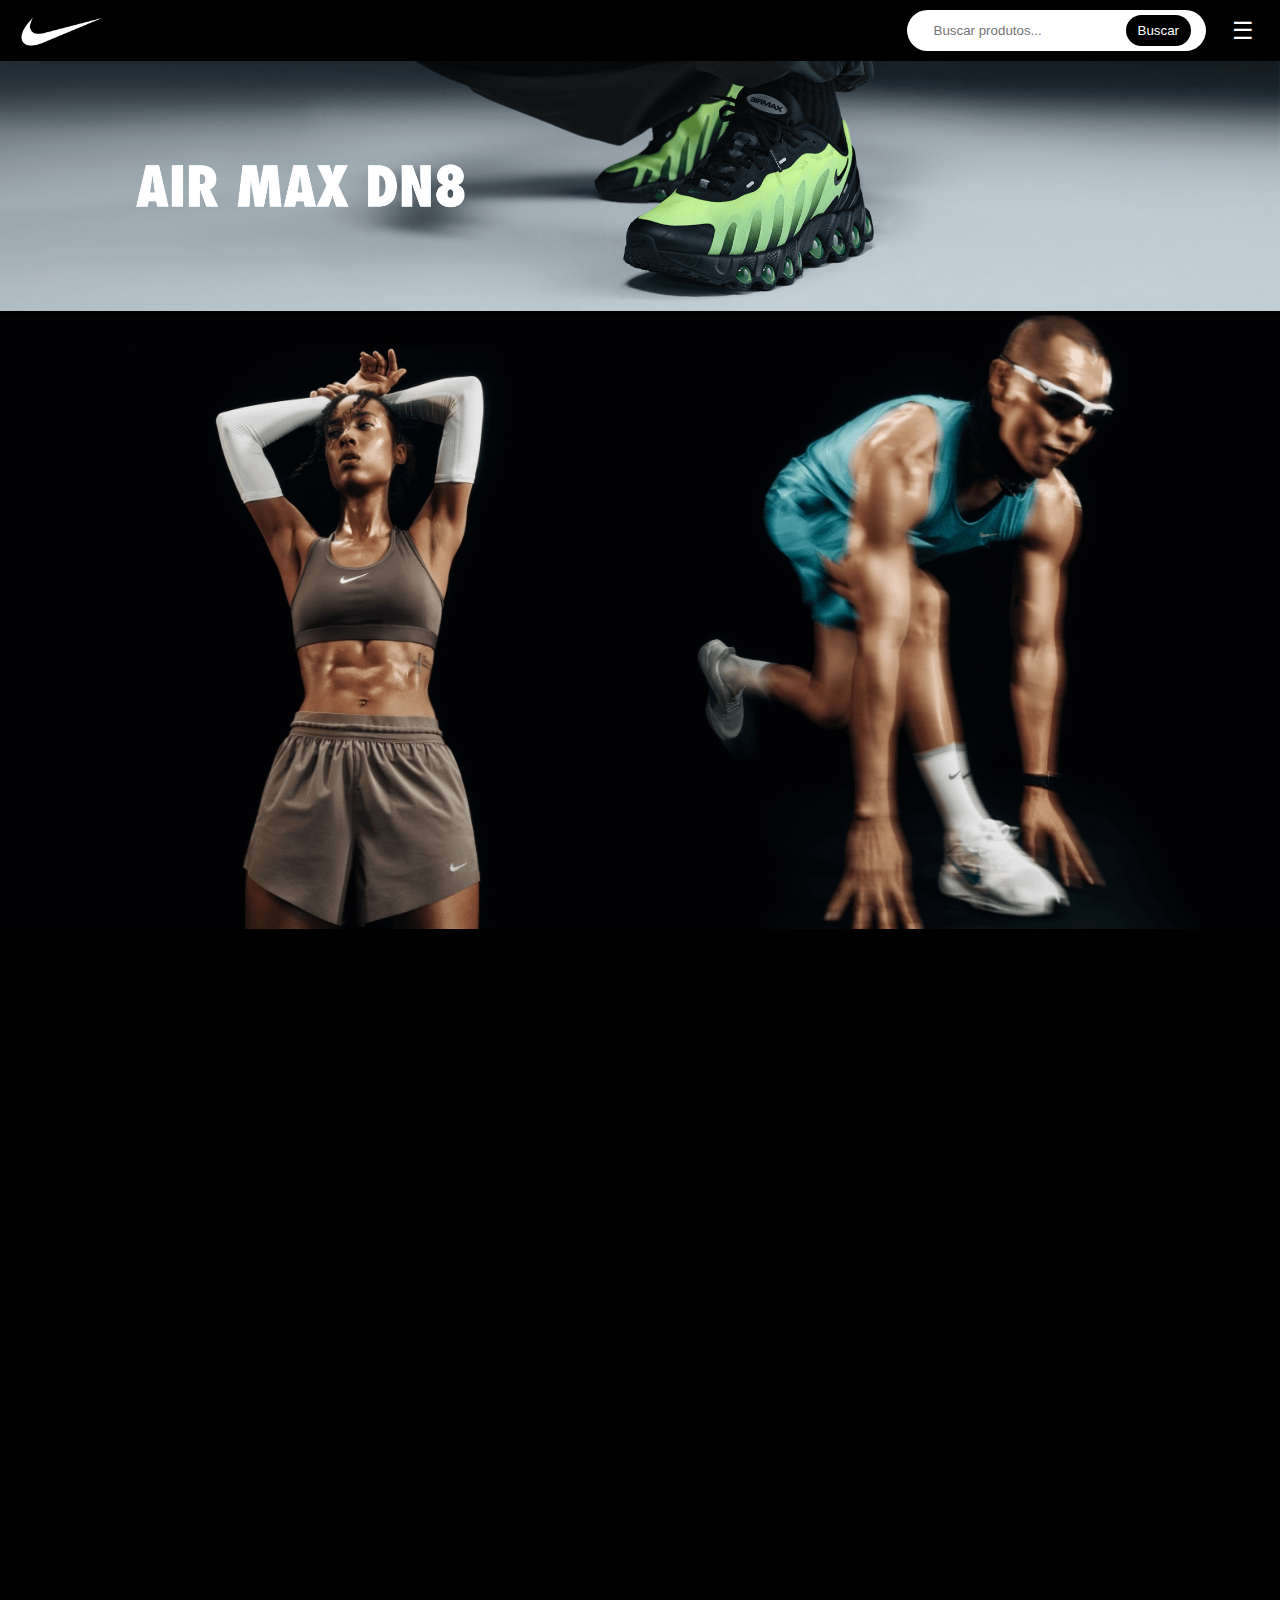
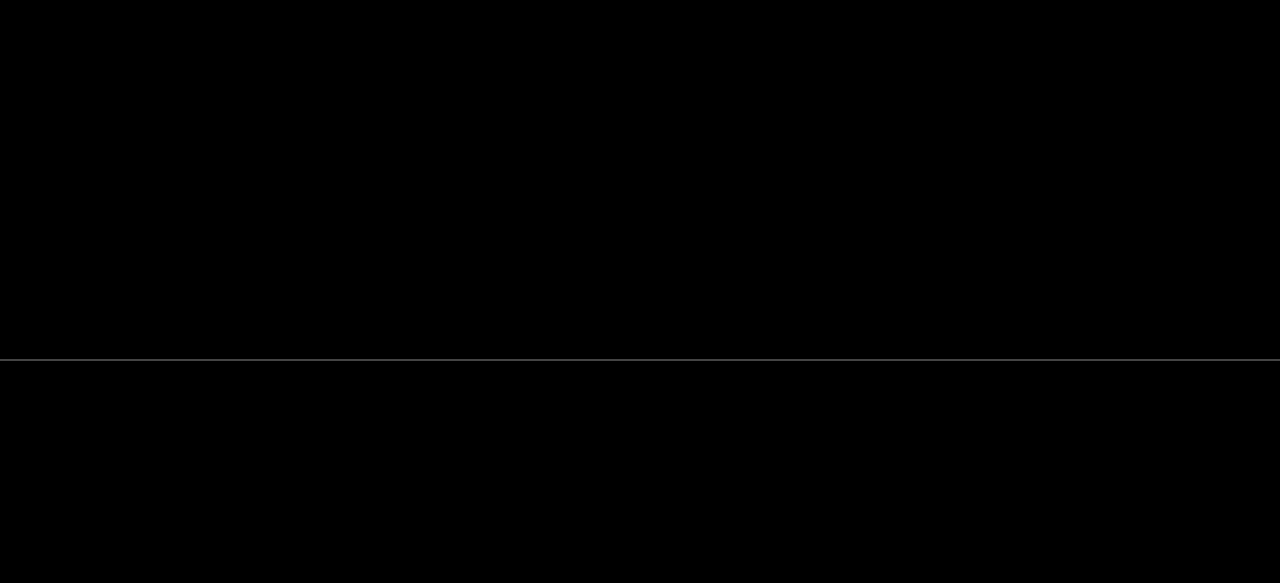
<file: index.html>
<!doctype html>
<html lang="pt-BR">
  <head>
    <meta charset="UTF-8" />
    <meta name="viewport" content="width=device-width, initial-scale=1.0" />
    <title>Nike</title>
    <link rel="stylesheet" href="css/style.css"> 
  </head>

  <body>
    <header>
      <img src="img/nike_logo_preta.png" alt="logo da nike" height="40" width="120" />
      <div class="header-right">
        <div class="search-bar">
          <input type="text" placeholder="Buscar produtos...">
          <button>Buscar</button>
        </div>
        <div class="menu">
          <button class="menu-btn">☰</button>
          <div class="menu-content">
            <a href="#home">Home</a>
            <a href="#produtos">Produtos</a>
            <a href="promocoes.html">Promoções</a>
          </div>
        </div>
      </div>
    </header>
    

      <main>
        <section id="home"> 
          <div class="banners">
            <div class="banner hidden">
              <img src="img/banner2.jpeg" alt="Banner 1" />
            </div>
            <div class="banner hidden">
              <img src="img/banner1.jpeg" alt="Banner 2" />
            </div>
          </div>
        </section>

        <section id="produtos">
          <div class="carrossel hidden">
            <button class="carrossel-btn prev">
              <img src="img/seta-esquerda.svg" alt="Voltar" />
            </button>
            <div class="carrossel-track">
              <div class="item">
                <div class="sneakers-image">
                  <img src="img/air-force-1.jpeg" alt="Tênis modelo 1" height="150" width="150">
                </div>
                <div class="content">
                  <p class="description">Tênis Nike Air Force 1</p>
                  <p class="price">R$ 299,90</p>
                  <button>Saiba Mais</button>  
                </div>
              </div>
              <div class="item">
                <div class="sneakers-image">
                  <img src="img/airmax.jpeg" alt="Tênis modelo 2" height="150" width="150">
                </div>
                <div class="content">
                  <p class="description">Tênis Nike Air Max</p>
                  <p class="price">R$ 349,90</p>
                  <button>Saiba Mais</button>  
                </div>
              </div>
              <div class="item">
                <div class="sneakers-image">
                  <img src="img/air-jordan.jpeg" alt="Tênis modelo 3" height="150" width="150">
                </div>
                <div class="content">
                  <p class="description">Tênis Nike Air Jordan 1</p>
                  <p class="price">R$ 399,90</p>
                  <button>Saiba Mais</button>  
                </div>
              </div>
              <div class="item">
                <div class="sneakers-image">
                  <img src="img/dunk.jpeg" alt="Tênis modelo 4" height="150" width="150">
                </div>
                <div class="content">
                  <p class="description">Tênis Nike Dunk</p>
                  <p class="price">R$ 249,90</p>
                  <button>Saiba Mais</button>  
                </div>
              </div>
            </div>
            <button class="carrossel-btn next">
              <img src="img/seta-direita.svg" alt="Próximo" />
            </button>
          </div>
        </section>
        
      </main>
      
        
      <footer>
        <div class="footer">
          <div class="footer-content hidden">
            <div>
              <p>Cadastre-se para receber novidades</p>
              <input type="email" placeholder="Digite seu e-mail" />
              <button>Enviar</button>
            </div>
            <div>
             <p>&copy; 2025 Nike. Todos os direitos reservados. Fisia Comércio de Produtos Esportivos Ltda - CNPJ: 59.546.515/0045-55 Rodovia Fernão Dias, S/N Km 947.5 - Galpão Modulo 3640 - CEP 37640-903 - Extrema - MG</p>
            </div>
          </div>
        </div>
      </footer>
      <script src="js/script.js"></script>
  </body>
</html>
</file>
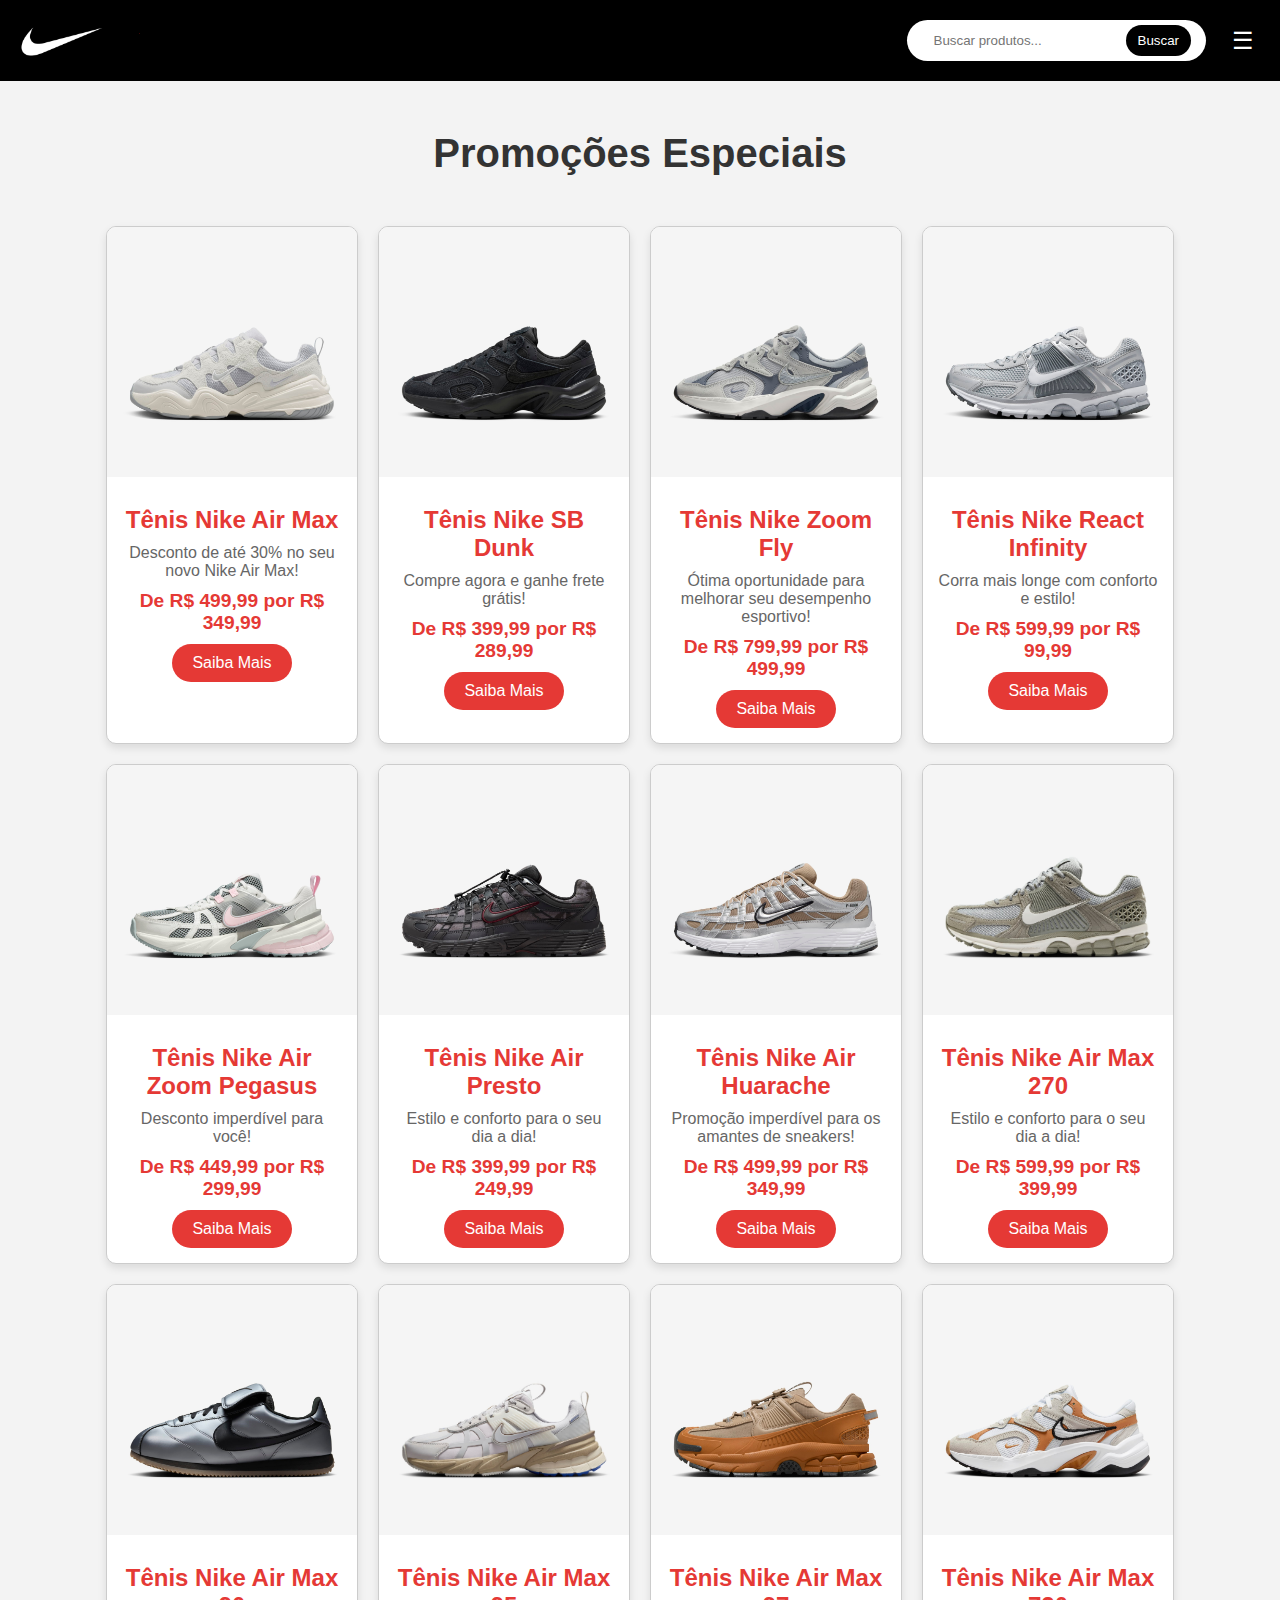
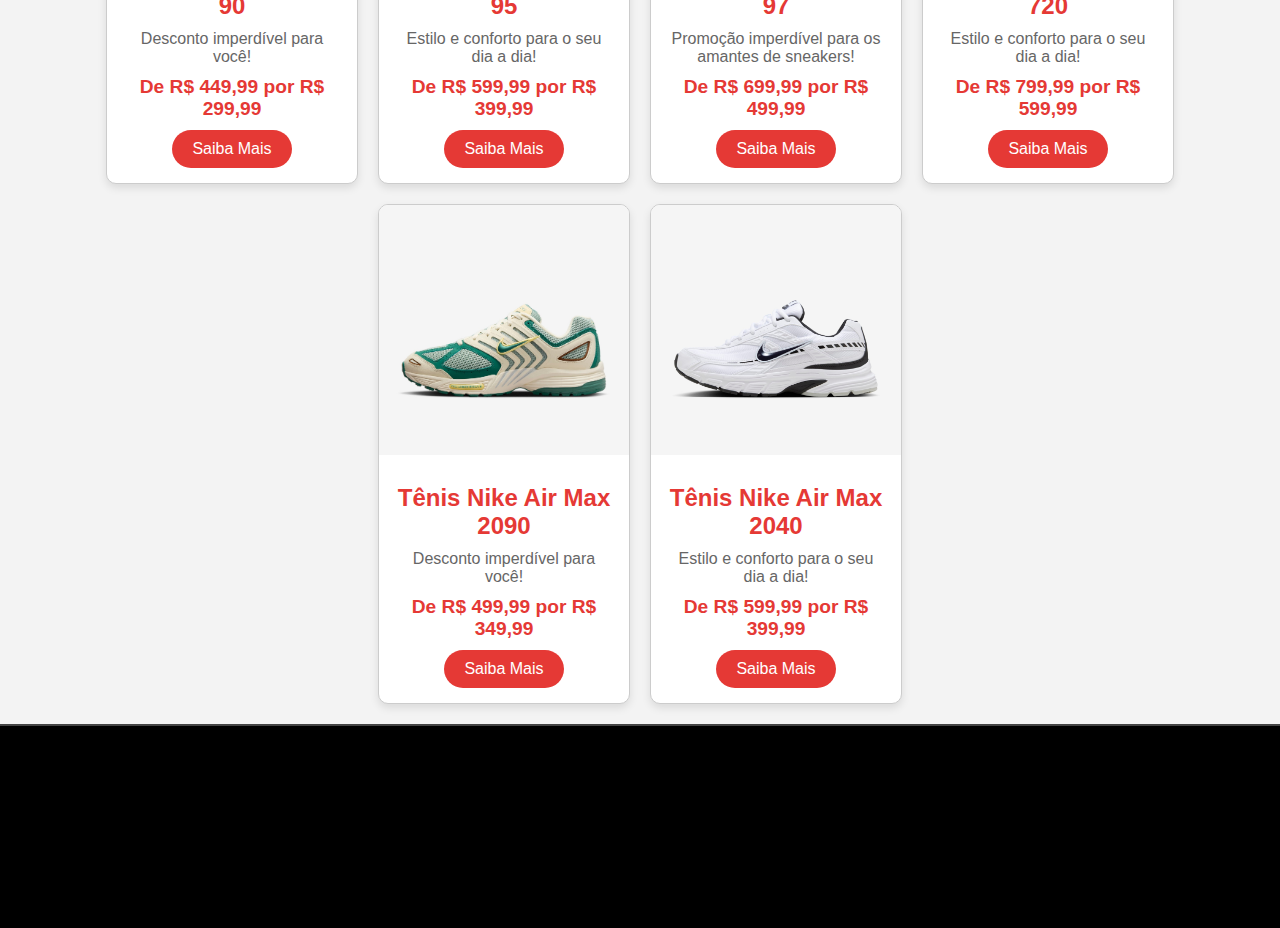
<file: promocoes.html>
<!DOCTYPE html>
<html lang="pt-br">
<head>
  <meta charset="UTF-8">
  <meta name="viewport" content="width=device-width, initial-scale=1.0">
  <title>Promoções</title>
  <link rel="stylesheet" href="css/style.css">
  <link rel="stylesheet" href="css/promocoes.css">
</head>
<body>

  <header>
    <img src="img/nike_logo_preta.png" alt="logo da nike" height="40" width="120" />
    <div class="header-right">
      <div class="search-bar">
        <input type="text" placeholder="Buscar produtos...">
        <button>Buscar</button>
      </div>
      <div class="menu">
        <button class="menu-btn">☰</button>
        <div class="menu-content">
          <a href="index.html">Home</a>
          <a href="index.html">Produtos</a>
          <a href="promocoes.html">Promoções</a>
        </div>
      </div>
    </div>
  </header>

  <section class="promo-section">
    <h1>Promoções Especiais</h1>
    <div class="list">
      <div class="promo-item">
        <img src="./img/tenis5.jpeg" alt="Tênis de Promoção 1">
        <div class="content">
          <h2>Tênis Nike Air Max</h2>
          <p>Desconto de até 30% no seu novo Nike Air Max!</p>
          <p class="price">De R$ 499,99 por R$ 349,99</p>
          <button>Saiba Mais</button>
        </div>
      </div>

      <div class="promo-item">
        <img src="./img/tenis6.jpeg" alt="Tênis de Promoção 2">
        <div class="content">
          <h2>Tênis Nike SB Dunk</h2>
          <p>Compre agora e ganhe frete grátis!</p>
          <p class="price">De R$ 399,99 por R$ 289,99</p>
          <button>Saiba Mais</button>
        </div>
      </div>

      <div class="promo-item">
        <img src="./img/tenis7.jpeg" alt="Tênis de Promoção 3">
        <div class="content">
          <h2>Tênis Nike Zoom Fly</h2>
          <p>Ótima oportunidade para melhorar seu desempenho esportivo!</p>
          <p class="price">De R$ 799,99 por R$ 499,99</p>
          <button>Saiba Mais</button>
        </div>
      </div>

      <div class="promo-item">
        <img src="./img/tenis8.jpeg" alt="Tênis de Promoção 4">
        <div class="content">
          <h2>Tênis Nike React Infinity</h2>
          <p>Corra mais longe com conforto e estilo!</p>
          <p class="price">De R$ 599,99 por R$ 99,99</p>
          <button>Saiba Mais</button>
        </div>
      </div>

      <div class="promo-item">
        <img src="./img/tenis9.jpeg" alt="Tênis de Promoção 5">
        <div class="content">
          <h2>Tênis Nike Air Zoom Pegasus</h2>
          <p>Desconto imperdível para você!</p>
          <p class="price">De R$ 449,99 por R$ 299,99</p>
          <button>Saiba Mais</button>
        </div>
      </div>

      <div class="promo-item">
        <img src="./img/tenis10.jpeg" alt="Tênis de Promoção 6">
        <div class="content">
          <h2>Tênis Nike Air Presto</h2>
          <p>Estilo e conforto para o seu dia a dia!</p>
          <p class="price">De R$ 399,99 por R$ 249,99</p>
          <button>Saiba Mais</button>
        </div>
      </div>

      <div class="promo-item">
        <img src="./img/tenis11.jpeg" alt="Tênis de Promoção 7">
        <div class="content">
          <h2>Tênis Nike Air Huarache</h2>
          <p>Promoção imperdível para os amantes de sneakers!</p>
          <p class="price">De R$ 499,99 por R$ 349,99</p>
          <button>Saiba Mais</button>
        </div>
      </div>

      <div class="promo-item">
        <img src="./img/tenis12.jpeg" alt="Tênis de Promoção 8">
        <div class="content">
          <h2>Tênis Nike Air Max 270</h2>
          <p>Estilo e conforto para o seu dia a dia!</p>
          <p class="price">De R$ 599,99 por R$ 399,99</p>
          <button>Saiba Mais</button>
        </div>
      </div>

      <div class="promo-item">
        <img src="./img/tenis13.jpeg" alt="Tênis de Promoção 9">
        <div class="content">
          <h2>Tênis Nike Air Max 90</h2>
          <p>Desconto imperdível para você!</p>
          <p class="price">De R$ 449,99 por R$ 299,99</p>
          <button>Saiba Mais</button>
        </div>
      </div>

      <div class="promo-item">
        <img src="./img/tenis14.jpeg" alt="Tênis de Promoção 10">
        <div class="content">
          <h2>Tênis Nike Air Max 95</h2>
          <p>Estilo e conforto para o seu dia a dia!</p>
          <p class="price">De R$ 599,99 por R$ 399,99</p>
          <button>Saiba Mais</button>
        </div>
      </div>

      <div class="promo-item">
        <img src="./img/tenis15.jpeg" alt="Tênis de Promoção 11">
        <div class="content">
          <h2>Tênis Nike Air Max 97</h2>
          <p>Promoção imperdível para os amantes de sneakers!</p>
          <p class="price">De R$ 699,99 por R$ 499,99</p>
          <button>Saiba Mais</button>
        </div>
      </div>

      <div class="promo-item">
        <img src="./img/tenis16.jpeg" alt="Tênis de Promoção 12">
        <div class="content">
          <h2>Tênis Nike Air Max 720</h2>
          <p>Estilo e conforto para o seu dia a dia!</p>
          <p class="price">De R$ 799,99 por R$ 599,99</p>
          <button>Saiba Mais</button>
        </div>
      </div>

      <div class="promo-item">
        <img src="./img/tenis17.jpeg" alt="Tênis de Promoção 13">
        <div class="content">
          <h2>Tênis Nike Air Max 2090</h2>
          <p>Desconto imperdível para você!</p>
          <p class="price">De R$ 499,99 por R$ 349,99</p>
          <button>Saiba Mais</button>
        </div>
      </div>

      <div class="promo-item">
        <img src="./img/tenis18.jpeg" alt="Tênis de Promoção 14">
        <div class="content">
          <h2>Tênis Nike Air Max 2040</h2>
          <p>Estilo e conforto para o seu dia a dia!</p>
          <p class="price">De R$ 599,99 por R$ 399,99</p>
          <button>Saiba Mais</button>
        </div>
      </div>
    </div>
  </section>

  <footer>
    <div class="footer">
      <div class="footer-content hidden">
        <div>
          <p>Cadastre-se para receber novidades</p>
          <input type="email" placeholder="Digite seu e-mail" />
          <button>Enviar</button>
        </div>
        <div>
         <p>&copy; 2025 Nike. Todos os direitos reservados. Fisia Comércio de Produtos Esportivos Ltda - CNPJ: 59.546.515/0045-55 Rodovia Fernão Dias, S/N Km 947.5 - Galpão Modulo 3640 - CEP 37640-903 - Extrema - MG</p>
        </div>
      </div>
    </div>
  </footer>

  <script src="js/script.js"></script>

</body>
</html>
</file>
<file: css/style.css>
body {
  text-align: center;
  margin: 0;
  padding: 0;
  font-family: Arial, Helvetica, sans-serif;
  background-color: #000000;
}

header {
  display: flex;
  justify-content: space-between;
  align-items: center;
  background-color: #000000;
  padding: 10px 20px;
}

/*menu do lado direito*/
header .header-right {
  display: flex;
  align-items: center;
  gap: 20px;
}

/*banners*/
.banners {
  display: flex;
  flex-direction: column;
  margin-top: 0;
}

.banner {
  width: 100%;
  overflow: hidden;
  margin-bottom: 0;
}

.banner img {
  width: 100%;
  height: auto;
}

/*menu*/
.menu {
  position: relative;
  z-index: 10;
}

.menu-btn {
  background: none;
  border: none;
  font-size: 24px;
  cursor: pointer;
  color: white;
}

.menu-content {
  display: none;
  position: absolute;
  right: 0;
  background: white;
  border: 1px solid #ccc;
  border-radius: 5px;
  padding: 10px;
  box-shadow: 0 4px 6px rgba(0, 0, 0, 0.1);
}

.menu-content a {
  display: block;
  padding: 8px 12px;
  color: black;
  text-decoration: none;
}

.menu-content a:hover {
  background: #f0f0f0;
}

.menu:hover .menu-content {
  display: block;
}

/*barra de pesquisa*/
.search-bar {
  display: flex;
  align-items: center;
  background: #fff;
  border-radius: 30px;
  padding: 5px 15px;
}

.search-bar input {
  border: none;
  padding: 8px 12px;
  border-radius: 20px;
  width: 180px;
  transition: width 0.3s ease-in-out;
}

.search-bar button {
  background-color: #000000;
  color: #fff;
  border: none;
  padding: 8px 12px;
  border-radius: 20px;
  cursor: pointer;
  transition: background 0.3s;
}

/*content dos produtos*/
.list {
  display: flex;
  justify-content: center;
  gap: 20px;
  flex-wrap: wrap;
}

.item {
  width: 220px;
  text-align: center;
  padding: 10px;
  background-color: #f6f6f6;
}

.sneakers-image img {
  max-width: 100%;
  height: auto;
}

.content {
  margin-top: 10px;
}

.hidden {
  opacity: 0;
  transform: translateY(20px);
  transition: opacity 0.6s ease-out, transform 0.6s ease-out;
}

.visible {
  opacity: 1;
  transform: translateY(0);
}

/*carrossel*/
.carrossel {
  position: relative;
  overflow: hidden;
  width: 100%;
  background-color: #f3f3f3;
  padding: 20px 0;
}

.carrossel-track {
  display: flex;
  transition: transform 0.3s ease-in-out;
}

.carrossel .item {
  flex: 0 0 auto;
  width: 100%;
  text-align: center;
  height: 100%;
  display: flex;
  flex-direction: column;
  justify-content: center;
  align-items: center;
}

.carrossel .sneakers-image img {
  width: 90%;
  height: auto;
}

.carrossel .content {
  display: flex;
  flex-direction: column;
  align-items: center;
  justify-content: center;
  gap: 20px;
  margin-top: 10px;
  padding: 0 15px;
}

.carrossel .content button:hover {
  background-color: #444;
}

.carrossel .content button {
  background-color: #000000;
  color: #fff;
  border: none;
  padding: 8px 16px;
  border-radius: 20px;
  cursor: pointer;
  font-size: 1rem;
  transition: background 0.3s;
}

.carrossel .description {
  font-size: 2rem;
  font-weight: bold;
  color: #333;
  margin-bottom: 5px;
}

.carrossel .price {
  font-size: 2rem;
  color: #e53935;
  margin-bottom: 15px;
}

.carrossel-btn {
  position: absolute;
  top: 50%;
  transform: translateY(-50%);
  background-color: #f6f6f6;
  border: none;
  padding: 10px;
  cursor: pointer;
  z-index: 1;
}

.prev {
  left: -20px;
}

.next {
  right: -10px;
}

.carrossel-btn img {
  width: 60px;
  height: 60px;
  pointer-events: none;
}

/*rodapé*/
.footer {
  background-color: #000000;
  color: #fff;
  padding: 40px 20px;
  text-align: center;
  font-size: 14px;
  border-top: 2px solid #444;
}

.footer-content {
  display: flex;
  justify-content: space-between;
  align-items: flex-start;
  flex-wrap: wrap;
  gap: 20px;
  max-width: 1200px;
  margin: 0 auto;
}

.footer-content div {
  flex: 1;
  min-width: 250px;
}

.footer-content p {
  font-size: 1rem;
  line-height: 1.5;
  margin-bottom: 10px;
}

.footer .footer-content input[type="email"] {
  padding: 10px;
  border-radius: 20px;
  border: 1px solid #444;
  width: 80%;
  margin-bottom: 10px;
  font-size: 1rem;
  transition: border 0.3s ease;
}

.footer .footer-content input[type="email"]:focus {
  border-color: #e53935;
}

.footer .footer-content button {
  background-color: #e53935;
  color: white;
  border: none;
  padding: 12px 20px;
  border-radius: 20px;
  font-size: 1rem;
  cursor: pointer;
  width: 20%;
  transition: background-color 0.3s;
}

.footer .footer-content button:hover {
  background-color: #c0392b;
}

.footer-content .copyright {
  font-size: 0.875rem;
  color: #bbb;
  margin-top: 20px;
}

.footer .footer-content a {
  color: #fff;
  text-decoration: none;
  font-size: 1rem;
  margin-top: 10px;
  display: inline-block;
}

.footer .footer-content a:hover {
  color: #e53935;
}
</file>
<file: css/promocoes.css>
body {
    font-family: Arial, Helvetica, sans-serif;
    background-color: #f3f3f3;
    margin: 0;
    padding: 0;
    color: #333;
}

header {
    background-color: #000000;
    color: white;
    padding: 20px;
    text-align: center;
}

/*titulo da página*/
h1 {
    font-size: 2.5rem;
    color: #333;
    text-align: center;
    margin-top: 30px;
    margin-bottom: 30px;
    font-weight: bold;
}

/*section de promoções*/
.promo-section {
    display: flex;
    flex-wrap: wrap;
    justify-content: center;
    gap: 20px;
    padding: 20px;
}

/*os itens das promoções*/
.promo-item {
    background-color: #fff;
    width: 250px;
    border: 1px solid #ccc;
    border-radius: 10px;
    box-shadow: 0 4px 8px rgba(0, 0, 0, 0.1);
    overflow: hidden;
    text-align: center;
    transition: transform 0.3s ease;
}

.promo-item img {
    width: 100%;
    height: auto;
}

.promo-item .content {
    padding: 15px;
}

.promo-item .content h2 {
    font-size: 1.5rem;
    margin: 0;
    color: #e53935;
}

.promo-item .content p {
    font-size: 1rem;
    color: #666;
    margin: 10px 0;
}

.promo-item .content .price {
    font-size: 1.2rem;
    font-weight: bold;
    color: #e53935;
}

.promo-item:hover {
    transform: translateY(-40px);
}

.promo-item .content button {
    background-color: #e53935;
    color: white;
    border: none;
    padding: 10px 20px;
    border-radius: 20px;
    cursor: pointer;
    font-size: 1rem;
    transition: background-color 0.3s;
}

.promo-item .content button:hover {
    background-color: #c0392b;
}

/*rodapé*/

.footer {
    background-color: #000000;
    color: white;
    padding: 30px 20px;
    text-align: center;
    font-size: 14px;
}

.footer-content div {
    margin-bottom: 0px;
}
</file>
